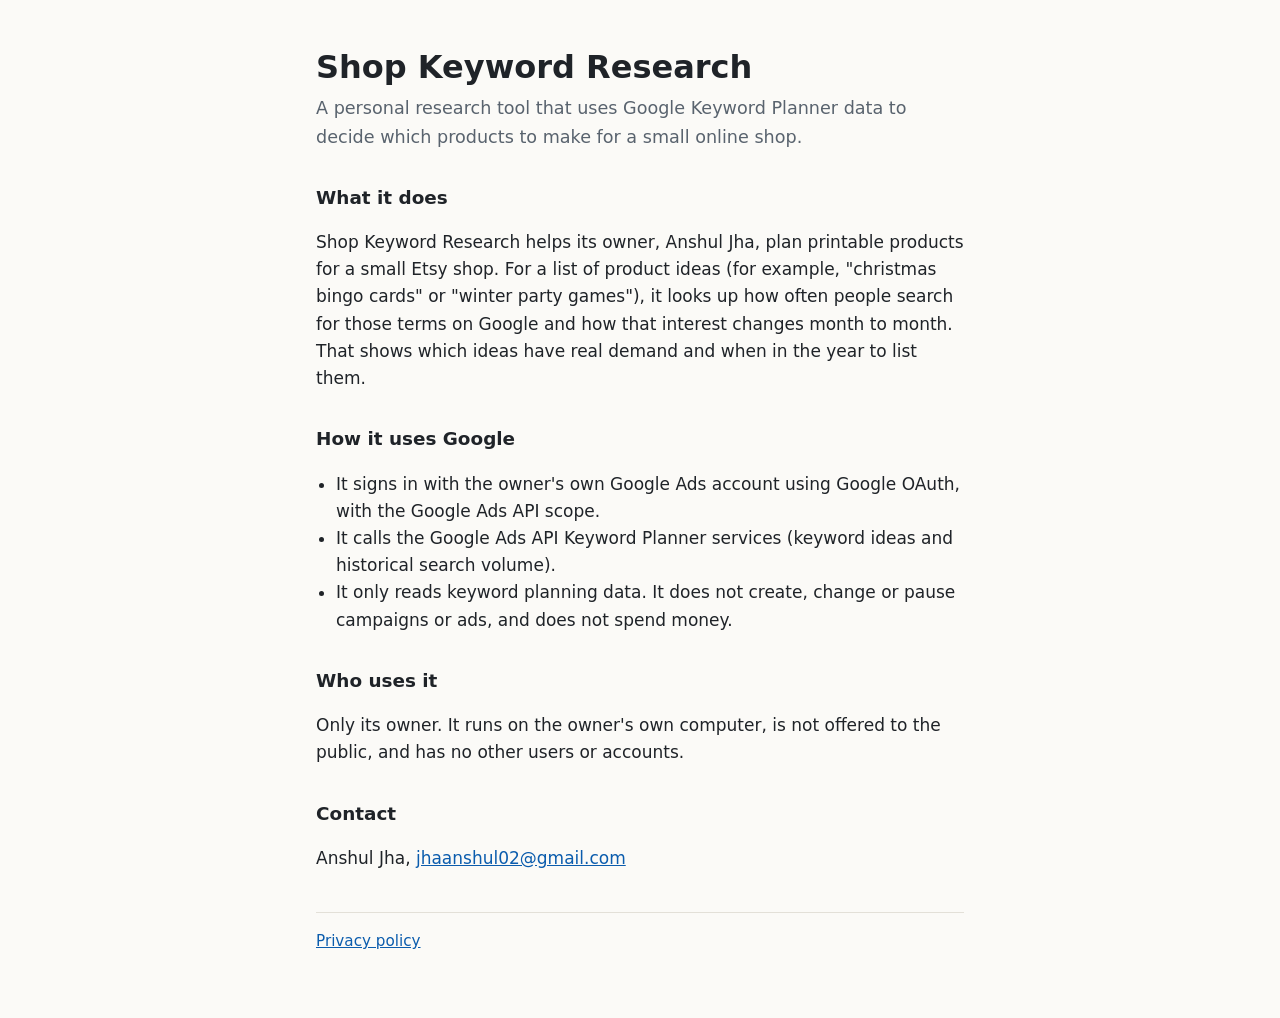
<file: index.html>
<!doctype html>
<html lang="en">
<head>
  <meta charset="utf-8">
  <meta name="viewport" content="width=device-width, initial-scale=1">
  <title>Shop Keyword Research</title>
  <meta name="description" content="Shop Keyword Research is a personal tool that reads Google Ads Keyword Planner data to research search demand for products in its owner's online shop.">
  <link rel="stylesheet" href="style.css">
</head>
<body>
<main>
  <h1>Shop Keyword Research</h1>
  <p class="lede">A personal research tool that uses Google Keyword Planner data to decide which products to make for a small online shop.</p>

  <h2>What it does</h2>
  <p>Shop Keyword Research helps its owner, Anshul Jha, plan printable products for a small Etsy shop. For a list of product ideas (for example, "christmas bingo cards" or "winter party games"), it looks up how often people search for those terms on Google and how that interest changes month to month. That shows which ideas have real demand and when in the year to list them.</p>

  <h2>How it uses Google</h2>
  <ul>
    <li>It signs in with the owner's own Google Ads account using Google OAuth, with the Google Ads API scope.</li>
    <li>It calls the Google Ads API Keyword Planner services (keyword ideas and historical search volume).</li>
    <li>It only reads keyword planning data. It does not create, change or pause campaigns or ads, and does not spend money.</li>
  </ul>

  <h2>Who uses it</h2>
  <p>Only its owner. It runs on the owner's own computer, is not offered to the public, and has no other users or accounts.</p>

  <h2>Contact</h2>
  <p>Anshul Jha, <a href="mailto:jhaanshul02@gmail.com">jhaanshul02@gmail.com</a></p>

  <footer>
    <a href="privacy.html">Privacy policy</a>
  </footer>
</main>
</body>
</html>
</file>
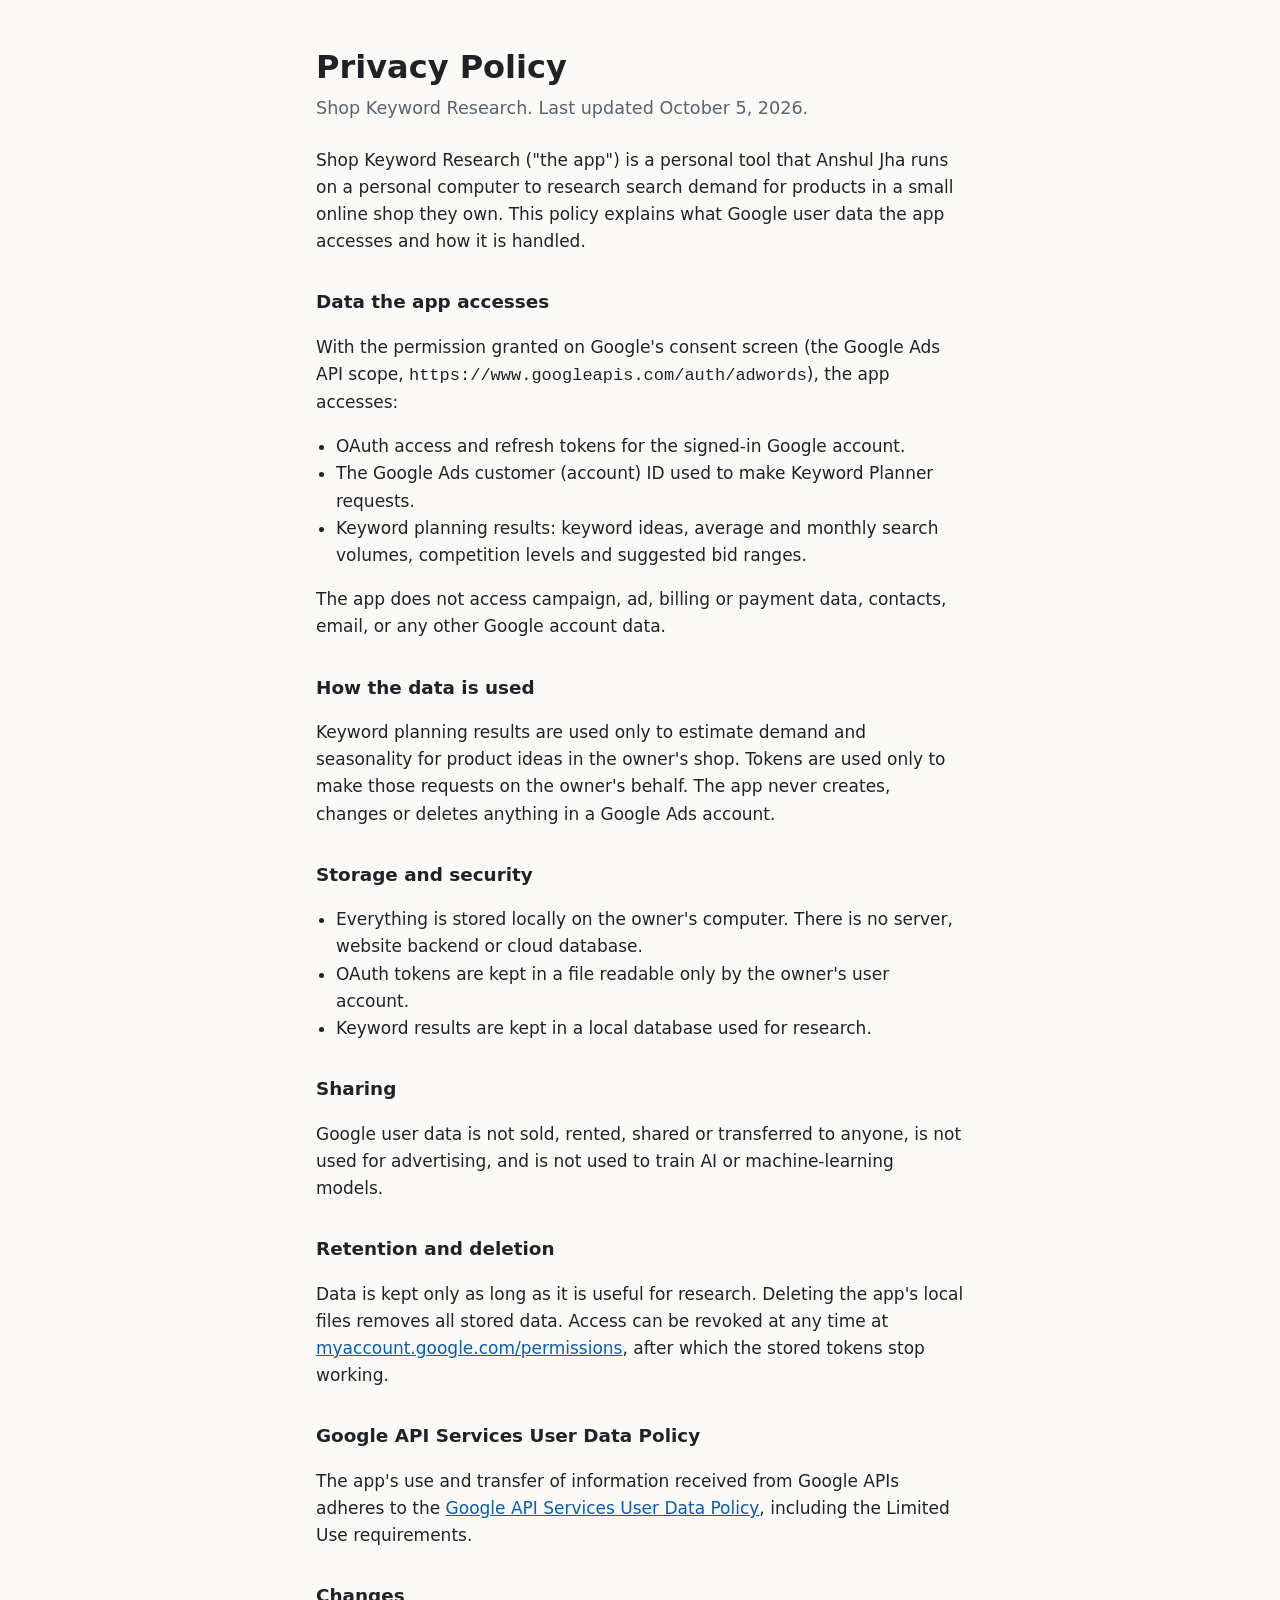
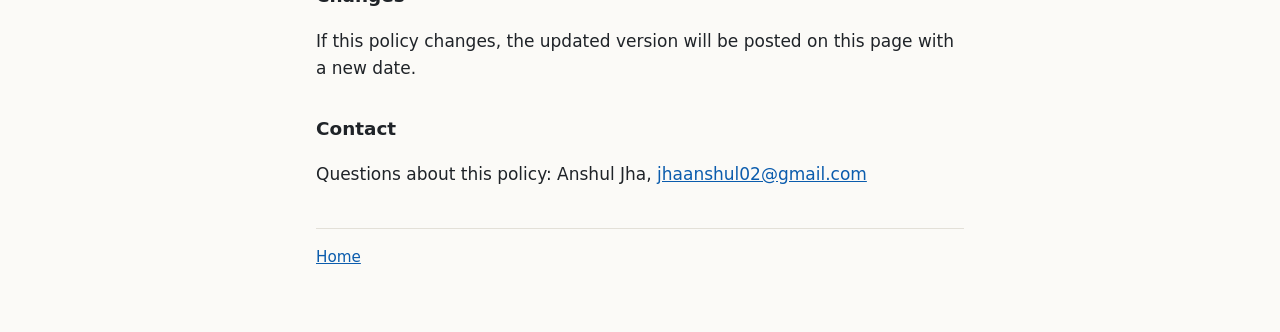
<file: privacy.html>
<!doctype html>
<html lang="en">
<head>
  <meta charset="utf-8">
  <meta name="viewport" content="width=device-width, initial-scale=1">
  <title>Privacy Policy</title>
  <meta name="description" content="Privacy policy for Shop Keyword Research.">
  <link rel="stylesheet" href="style.css">
</head>
<body>
<main>
  <h1>Privacy Policy</h1>
  <p class="lede">Shop Keyword Research. Last updated October 5, 2026.</p>

  <p>Shop Keyword Research ("the app") is a personal tool that Anshul Jha runs on a personal computer to research search demand for products in a small online shop they own. This policy explains what Google user data the app accesses and how it is handled.</p>

  <h2>Data the app accesses</h2>
  <p>With the permission granted on Google's consent screen (the Google Ads API scope, <code>https://www.googleapis.com/auth/adwords</code>), the app accesses:</p>
  <ul>
    <li>OAuth access and refresh tokens for the signed-in Google account.</li>
    <li>The Google Ads customer (account) ID used to make Keyword Planner requests.</li>
    <li>Keyword planning results: keyword ideas, average and monthly search volumes, competition levels and suggested bid ranges.</li>
  </ul>
  <p>The app does not access campaign, ad, billing or payment data, contacts, email, or any other Google account data.</p>

  <h2>How the data is used</h2>
  <p>Keyword planning results are used only to estimate demand and seasonality for product ideas in the owner's shop. Tokens are used only to make those requests on the owner's behalf. The app never creates, changes or deletes anything in a Google Ads account.</p>

  <h2>Storage and security</h2>
  <ul>
    <li>Everything is stored locally on the owner's computer. There is no server, website backend or cloud database.</li>
    <li>OAuth tokens are kept in a file readable only by the owner's user account.</li>
    <li>Keyword results are kept in a local database used for research.</li>
  </ul>

  <h2>Sharing</h2>
  <p>Google user data is not sold, rented, shared or transferred to anyone, is not used for advertising, and is not used to train AI or machine-learning models.</p>

  <h2>Retention and deletion</h2>
  <p>Data is kept only as long as it is useful for research. Deleting the app's local files removes all stored data. Access can be revoked at any time at <a href="https://myaccount.google.com/permissions">myaccount.google.com/permissions</a>, after which the stored tokens stop working.</p>

  <h2>Google API Services User Data Policy</h2>
  <p>The app's use and transfer of information received from Google APIs adheres to the <a href="https://developers.google.com/terms/api-services-user-data-policy">Google API Services User Data Policy</a>, including the Limited Use requirements.</p>

  <h2>Changes</h2>
  <p>If this policy changes, the updated version will be posted on this page with a new date.</p>

  <h2>Contact</h2>
  <p>Questions about this policy: Anshul Jha, <a href="mailto:jhaanshul02@gmail.com">jhaanshul02@gmail.com</a></p>

  <footer>
    <a href="index.html">Home</a>
  </footer>
</main>
</body>
</html>
</file>
<file: style.css>
:root {
  --bg: #fbfaf7;
  --text: #1f2328;
  --muted: #59636e;
  --rule: #e3e0d8;
  --link: #0b5cad;
}
@media (prefers-color-scheme: dark) {
  :root {
    --bg: #15171a;
    --text: #e6e6e3;
    --muted: #9aa2ab;
    --rule: #2c3036;
    --link: #79b0f0;
  }
}
* { box-sizing: border-box; }
body {
  margin: 0;
  background: var(--bg);
  color: var(--text);
  font: 17px/1.6 system-ui, -apple-system, "Segoe UI", Roboto, sans-serif;
}
main { max-width: 680px; margin: 0 auto; padding: 48px 16px 64px; }
h1 { font-size: 2rem; line-height: 1.2; margin: 0 0 8px; }
h2 { font-size: 1.15rem; margin: 32px 0 8px; }
.lede { color: var(--muted); font-size: 1.1rem; margin: 0 0 24px; }
a { color: var(--link); }
ul { padding-left: 1.25rem; }
footer { border-top: 1px solid var(--rule); margin-top: 40px; padding-top: 16px; color: var(--muted); font-size: 0.95rem; }
footer a { margin-right: 16px; }
</file>
